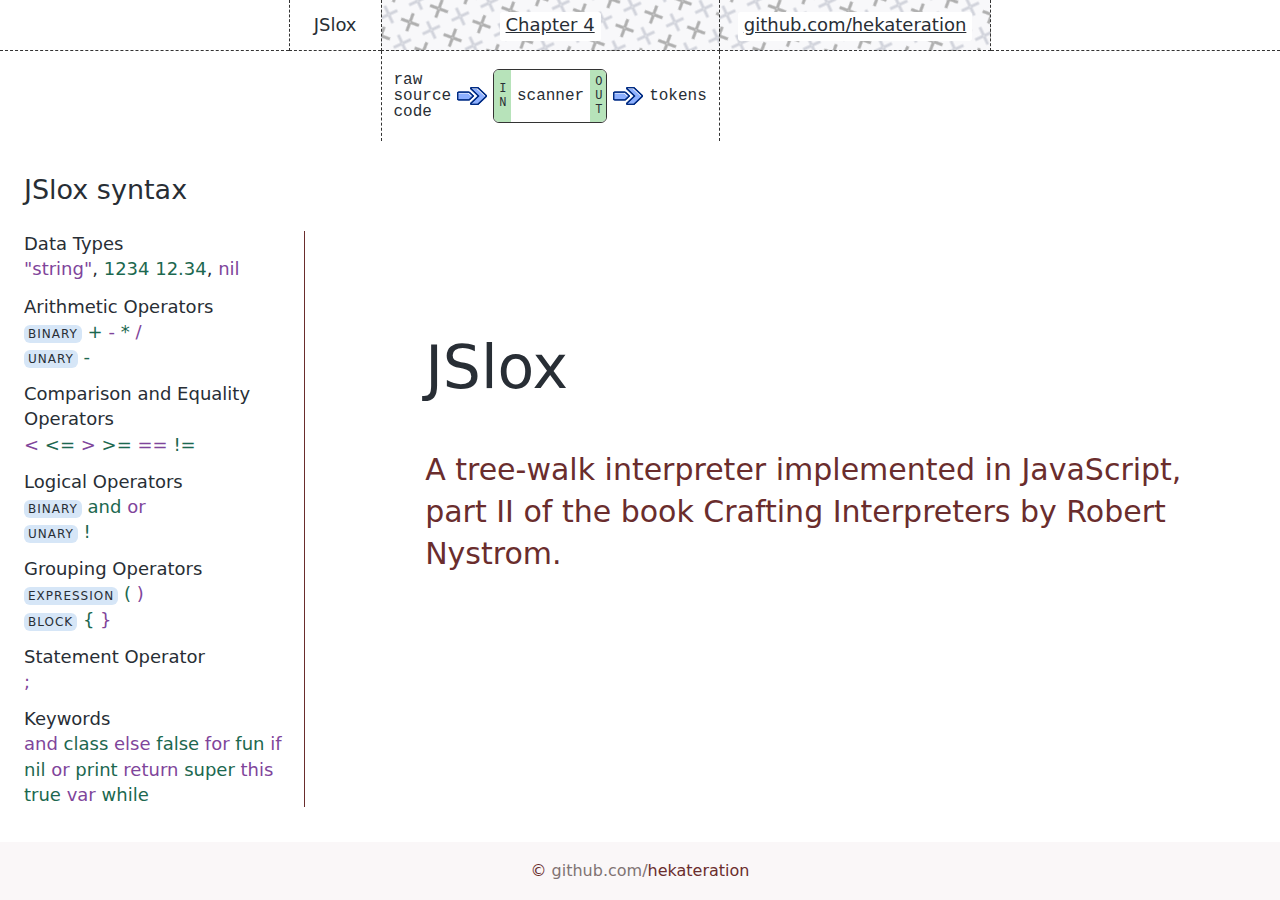
<file: index.html>
<!DOCTYPE html>
<html lang="en">
<head>
  <meta charset="utf-8">
  <title>JSlox</title>
  <link rel="icon" type="image/png" href="logo.png">

  <link rel="stylesheet" href="css/global.css">
</head>
<body>

<div class="main-menu">
  <div class="hr"></div>
  <div class="menu-item first">
    <div class="top selected"><a href="index.html">JSlox</a></div>
  </div>
  <div class="menu-item">
    <div class="top"><a href="chapters/four.html">Chapter 4</a></div>
    <div class="bot">
      <div class="text">raw <br>source <br>code</div>
      <div class="img"><svg width="30" height="30"><use href="#icon-arrow-right"></use></svg></div>
      <div class="node one">
        <div class="a">in</div>
        <div class="b">scanner</div>
        <div class="c">out</div>
      </div>
      <div class="img"><svg width="30" height="30"><use href="#icon-arrow-right"></use></svg></div>
      <div class="text">tokens</div>
    </div>
  </div>
  <div class="menu-item last">
    <div class="top"><a href="https://github.com/hekateration">github.com/hekateration</a></div>
  </div>
  <div class="hr"></div>
</div>

<div class="content">
  <div class="syntax">
    <h2>JSlox syntax</h2>
    <div class="features">
      <div class="title">Data Types</div>
      <div class="feature">
        <span>"string"</span>,
        <span>1234 12.34</span>,
        <span>nil</span>
      </div>

      <div class="title">Arithmetic Operators</div>
      <div class="feature">
        <span class="label">binary</span>
        <span>+</span>
        <span>-</span>
        <span>*</span>
        <span>/</span> <br>
        <span class="label">unary</span>
        <span>-</span>
      </div>

      <div class="title">Comparison and Equality Operators</div>
      <div class="feature">
        <span>&lt;</span>
        <span>&lt;=</span>
        <span>&gt;</span>
        <span>&gt;=</span>
        <span>==</span>
        <span>!=</span>
      </div>

      <div class="title">Logical Operators</div>
      <div class="feature">
        <span class="label">binary</span>
        <span>and</span>
        <span>or</span> <br>
        <span class="label">unary</span>
        <span>!</span>
      </div>

      <div class="title">Grouping Operators</div>
      <div class="feature">
        <span class="label">expression</span>
        <span>(</span>
        <span>)</span> <br>
        <span class="label">block</span>
        <span>{</span>
        <span>}</span>
      </div>

      <div class="title">Statement Operator</div>
      <div class="feature">
        <span>;</span>
      </div>

      <div class="title">Keywords</div>
      <div class="feature">
        <span>and</span>
        <span>class</span>
        <span>else</span>
        <span>false</span>
        <span>for</span>
        <span>fun</span>
        <span>if</span>
        <span>nil</span>
        <span>or</span>
        <span>print</span>
        <span>return</span>
        <span>super</span>
        <span>this</span>
        <span>true</span>
        <span>var</span>
        <span>while</span>
      </div>
    </div>
  </div>
  <div class="title">
    <h1>JSlox</h1>
    <p>A tree-walk interpreter implemented in JavaScript,<br>part II of the book Crafting Interpreters by Robert Nystrom.</p>
  </div>
</div>

<div class="footer">© <span class="text-muted">github.com/</span>hekateration</div>

<svg height="0" width="0" display="none">
  <symbol id="icon-arrow-right" viewBox="0 0 458.144 458.144">
    <path style="fill:#8db0ff" d="M428.171 238.526 303.494 122.291h-72.411l112.638 106.781L220.738 345.66a7.6 7.6 0 0 0-.731 1.193h93.896l114.268-108.327zM26.307 278.128h150.214c3.161 0 6.202-1.212 8.496-3.387l38.018-36.041-47.453-44.297a12.646 12.646 0 0 0-8.628-3.387H20v80.806a6.306 6.306 0 0 0 6.307 6.306z"/><path style="fill:#002c85" d="m313.903 111.291 124.241 117.781-124.241 117.781H219.48l124.241-117.781-124.242-117.781h94.424m0-20H219.48a20 20 0 0 0-13.76 34.515l108.93 103.266-108.93 103.266a20 20 0 0 0 13.76 34.515h94.423c5.12 0 10.044-1.963 13.76-5.486l124.241-117.781a20 20 0 0 0 0-29.028L327.663 96.777a20.004 20.004 0 0 0-13.76-5.486z"/><path style="fill:#002c85" d="M176.521 180.016c3.161 0 6.202 1.212 8.496 3.387l48.174 45.669-48.174 45.669a12.348 12.348 0 0 1-8.496 3.387H26.307A6.307 6.307 0 0 1 20 271.821v-85.499a6.307 6.307 0 0 1 6.307-6.307h150.214m0-19.999H26.307C11.801 160.016 0 171.817 0 186.323v85.499c0 14.506 11.801 26.307 26.307 26.307h150.214a32.22 32.22 0 0 0 22.256-8.873l48.174-45.669 15.311-14.514-15.311-14.514-48.174-45.669a32.218 32.218 0 0 0-22.256-8.874z"/><path style="fill:#002c85" d="m313.903 111.291 124.241 117.781-124.241 117.781H219.48l124.241-117.781-124.242-117.781h94.424m0-20H219.48a20 20 0 0 0-13.76 34.515l108.93 103.266-108.93 103.266a20 20 0 0 0 13.76 34.515h94.423c5.12 0 10.044-1.963 13.76-5.486l124.241-117.781a20 20 0 0 0 0-29.028L327.663 96.777a20.004 20.004 0 0 0-13.76-5.486z"/><path style="fill:#002c85" d="M176.521 180.016c3.161 0 6.202 1.212 8.496 3.387l48.174 45.669-48.174 45.669a12.348 12.348 0 0 1-8.496 3.387H26.307A6.307 6.307 0 0 1 20 271.821v-85.499a6.307 6.307 0 0 1 6.307-6.307h150.214m0-19.999H26.307C11.801 160.016 0 171.817 0 186.323v85.499c0 14.506 11.801 26.307 26.307 26.307h150.214a32.22 32.22 0 0 0 22.256-8.873l48.174-45.669 15.311-14.514-15.311-14.514-48.174-45.669a32.218 32.218 0 0 0-22.256-8.874z"/>
  </symbol>
</svg>
</body>
</html>
</file>
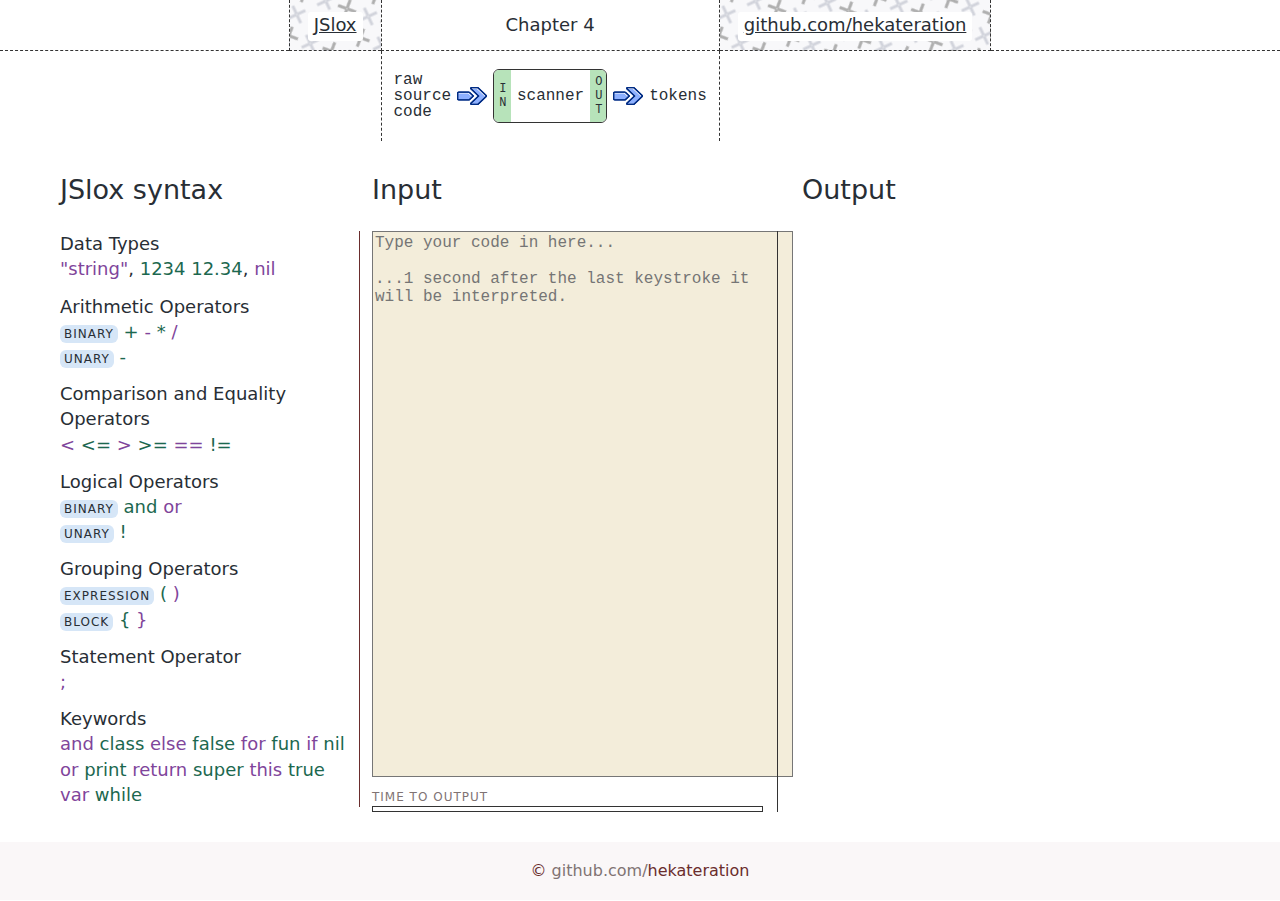
<file: chapters/four.html>
<!DOCTYPE html>
<html lang="en">
<head>
  <meta charset="utf-8">
  <title>Chapter 4 | JSlox</title>
  <link rel="icon" type="image/png" href="../logo.png">

  <link rel="stylesheet" href="../css/global.css">
</head>
<body>

<div class="main-menu">
  <div class="hr"></div>
  <div class="menu-item first">
    <div class="top"><a href="../index.html">JSlox</a></div>
  </div>
  <div class="menu-item">
    <div class="top selected"><a href="four.html">Chapter 4</a></div>
    <div class="bot">
      <div class="text">raw <br>source <br>code</div>
      <div class="img"><svg width="30" height="30"><use href="#icon-arrow-right"></use></svg></div>
      <div class="node one">
        <div class="a">in</div>
        <div class="b">scanner</div>
        <div class="c">out</div>
      </div>
      <div class="img"><svg width="30" height="30"><use href="#icon-arrow-right"></use></svg></div>
      <div class="text">tokens</div>
    </div>
  </div>
  <div class="menu-item last">
    <div class="top"><a href="https://github.com/hekateration">github.com/hekateration</a></div>
  </div>
  <div class="hr"></div>
</div>

<div class="content">
  <div class="syntax">
    <h2>JSlox syntax</h2>
    <div class="features">
      <div class="title">Data Types</div>
      <div class="feature">
        <span>"string"</span>,
        <span>1234 12.34</span>,
        <span>nil</span>
      </div>

      <div class="title">Arithmetic Operators</div>
      <div class="feature">
        <span class="label">binary</span>
        <span>+</span>
        <span>-</span>
        <span>*</span>
        <span>/</span> <br>
        <span class="label">unary</span>
        <span>-</span>
      </div>

      <div class="title">Comparison and Equality Operators</div>
      <div class="feature">
        <span>&lt;</span>
        <span>&lt;=</span>
        <span>&gt;</span>
        <span>&gt;=</span>
        <span>==</span>
        <span>!=</span>
      </div>

      <div class="title">Logical Operators</div>
      <div class="feature">
        <span class="label">binary</span>
        <span>and</span>
        <span>or</span> <br>
        <span class="label">unary</span>
        <span>!</span>
      </div>

      <div class="title">Grouping Operators</div>
      <div class="feature">
        <span class="label">expression</span>
        <span>(</span>
        <span>)</span> <br>
        <span class="label">block</span>
        <span>{</span>
        <span>}</span>
      </div>

      <div class="title">Statement Operator</div>
      <div class="feature">
        <span>;</span>
      </div>

      <div class="title">Keywords</div>
      <div class="feature">
        <span>and</span>
        <span>class</span>
        <span>else</span>
        <span>false</span>
        <span>for</span>
        <span>fun</span>
        <span>if</span>
        <span>nil</span>
        <span>or</span>
        <span>print</span>
        <span>return</span>
        <span>super</span>
        <span>this</span>
        <span>true</span>
        <span>var</span>
        <span>while</span>
      </div>
    </div>
  </div>

  <div class="input">
    <h2>Input</h2>
    <div class="domain-source-code">
      <textarea id="source-code" cols="40" rows="30" placeholder="Type your code in here...

...1 second after the last keystroke it will be interpreted."></textarea>

      <div class="title">Time to output</div>
      <div class="timer"><div id="progress-bar" class="bar"></div></div>
    </div>
  </div>

  <div class="output">
    <h2>Output</h2>
    <div id="output-lines"></div>
  </div>
</div>

<div class="footer">© <span class="text-muted">github.com/</span>hekateration</div>

<script src="../js/io.js"></script>
<script src="../js/chapter-04/token-type.js"></script>
<script src="../js/chapter-04/token.js"></script>
<script src="../js/chapter-04/scanner.js"></script>
<script src="../js/chapter-04/lox.js"></script>

<svg height="0" width="0" display="none">
  <symbol id="icon-arrow-right" viewBox="0 0 458.144 458.144">
    <path style="fill:#8db0ff" d="M428.171 238.526 303.494 122.291h-72.411l112.638 106.781L220.738 345.66a7.6 7.6 0 0 0-.731 1.193h93.896l114.268-108.327zM26.307 278.128h150.214c3.161 0 6.202-1.212 8.496-3.387l38.018-36.041-47.453-44.297a12.646 12.646 0 0 0-8.628-3.387H20v80.806a6.306 6.306 0 0 0 6.307 6.306z"/><path style="fill:#002c85" d="m313.903 111.291 124.241 117.781-124.241 117.781H219.48l124.241-117.781-124.242-117.781h94.424m0-20H219.48a20 20 0 0 0-13.76 34.515l108.93 103.266-108.93 103.266a20 20 0 0 0 13.76 34.515h94.423c5.12 0 10.044-1.963 13.76-5.486l124.241-117.781a20 20 0 0 0 0-29.028L327.663 96.777a20.004 20.004 0 0 0-13.76-5.486z"/><path style="fill:#002c85" d="M176.521 180.016c3.161 0 6.202 1.212 8.496 3.387l48.174 45.669-48.174 45.669a12.348 12.348 0 0 1-8.496 3.387H26.307A6.307 6.307 0 0 1 20 271.821v-85.499a6.307 6.307 0 0 1 6.307-6.307h150.214m0-19.999H26.307C11.801 160.016 0 171.817 0 186.323v85.499c0 14.506 11.801 26.307 26.307 26.307h150.214a32.22 32.22 0 0 0 22.256-8.873l48.174-45.669 15.311-14.514-15.311-14.514-48.174-45.669a32.218 32.218 0 0 0-22.256-8.874z"/><path style="fill:#002c85" d="m313.903 111.291 124.241 117.781-124.241 117.781H219.48l124.241-117.781-124.242-117.781h94.424m0-20H219.48a20 20 0 0 0-13.76 34.515l108.93 103.266-108.93 103.266a20 20 0 0 0 13.76 34.515h94.423c5.12 0 10.044-1.963 13.76-5.486l124.241-117.781a20 20 0 0 0 0-29.028L327.663 96.777a20.004 20.004 0 0 0-13.76-5.486z"/><path style="fill:#002c85" d="M176.521 180.016c3.161 0 6.202 1.212 8.496 3.387l48.174 45.669-48.174 45.669a12.348 12.348 0 0 1-8.496 3.387H26.307A6.307 6.307 0 0 1 20 271.821v-85.499a6.307 6.307 0 0 1 6.307-6.307h150.214m0-19.999H26.307C11.801 160.016 0 171.817 0 186.323v85.499c0 14.506 11.801 26.307 26.307 26.307h150.214a32.22 32.22 0 0 0 22.256-8.873l48.174-45.669 15.311-14.514-15.311-14.514-48.174-45.669a32.218 32.218 0 0 0-22.256-8.874z"/>
  </symbol>
</svg>
</body>
</html>
</file>
<file: css/global.css>
*:before, *, *:after
{
  box-sizing: border-box;
}

:root
{
  --text-primary: #282e35;
  --text-secondary: #6a2d2d;
  --text-tertiary: #807373;
  --text-regular: system-ui, -apple-system, "Segoe UI", Roboto, "Helvetica Neue", "Noto Sans", "Liberation Sans", Arial, sans-serif, "Apple Color Emoji", "Segoe UI Emoji", "Segoe UI Symbol", "Noto Color Emoji";
  --text-monospace: SFMono-Regular, Menlo, Monaco, Consolas, "Liberation Mono", "Courier New", monospace;
}

html
{
  height: 100%;
}

body
{
  display: flex;
  flex-direction: column;
  height: 100%;
  margin: 0;
  color: var(--text-primary);
  font-family: var(--text-regular);
  font-size: 18px;
  line-height: 1.4;
}

h1, h2
{
  font-weight: 400;
}

h1, h2, p, pre
{
  margin-top: 0;
}

.main-menu
{
  display: flex;
  align-items: flex-start;
}
.main-menu .hr
{
  flex: 1;
  margin-top: 50px;
  border-bottom: 1px dashed #333;
}
.menu-item .top
{
  border: 1px dashed #333;
  border-top: none;
  line-height: 50px;
  text-align: center;
}
.menu-item.first .top
{
  padding: 0 24px;
  border-right: none;
}
.menu-item.last .top
{
  padding: 0 24px;
  border-left: none;
}
.menu-item .top:not(.selected)
{
  background-image: url("data:image/svg+xml,<svg id='patternId' width='100%' height='100%' xmlns='http://www.w3.org/2000/svg'><defs><pattern id='a' patternUnits='userSpaceOnUse' width='32' height='32' patternTransform='scale(1) rotate(65)'><rect x='0' y='0' width='100%' height='100%' fill='hsla(240,16.7%,97.6%,1)'/><path d='M37.657 10.343l-4.243 4.243m-2.828 2.828l-4.243 4.243m11.314 0l-4.243-4.243m-2.828-2.828l-4.243-4.243m-20.686 0l-4.243 4.243m-2.828 2.828l-4.243 4.243m11.314 0l-4.243-4.243m-2.828-2.828l-4.243-4.243'  stroke-linecap='square' stroke-width='3' stroke='hsla(0,0%,68.6%,1)' fill='none'/><path d='M16-8v6m0 4v6m8-8h-6m-4 0H8m8 24v6m0 4v6m8-8h-6m-4 0H8'  stroke-linecap='square' stroke-width='3' stroke='hsla(228,12.5%,84.3%,1)' fill='none'/></pattern></defs><rect width='800%' height='800%' transform='translate(0,0)' fill='url(%23a)'/></svg>");
}
.menu-item .top a
{
  position: relative;
  z-index: 10;
  display: inline-block;
  color: var(--text-primary);
}
.menu-item .top a:before
{
  content: '';
  position: absolute;
  right: 0;
  bottom: 12px;
  left: 0;
  height: 1px;
  background-color: #333;
  opacity: 0;
  transition: height .3s ease;
}
.menu-item .top a:hover:before
{
  opacity: 1;
  height: 3px;
}
.menu-item .top a:after
{
  content: '';
  position: absolute;
  top: 12px;
  right: -6px;
  bottom: 9px;
  left: -6px;
  z-index: -1;
  border-radius: 3px;
  background-color: #fff;
}
.menu-item .top.selected a
{
  text-decoration: none;
  pointer-events: none;
}
.menu-item .bot
{
  display: flex;
  align-items: center;
  height: 90px;
  padding: 0 12px;
  border-left: 1px dashed #333;
  border-right: 1px dashed #333;
  font-family: var(--text-monospace);
  font-size: 16px;
}
.menu-item .bot .text
{
  line-height: 1;
}
.menu-item .bot > .img
{
  height: 30px;
  margin: 0 6px;
}
.menu-item .bot .node
{
  display: flex;
  height: 54px;
  border: 1px solid #333;
  border-radius: 6px;
  text-align: center;
  overflow: hidden;
}
.menu-item .bot .node.one
{
  width: 114px;
}
.menu-item .bot .node .a, .menu-item .bot .node .c
{
  writing-mode: vertical-rl;
  text-orientation: upright;
  text-transform: uppercase;
  font-size: 12px;
  background-color: #b7e3ba;
}
.menu-item .bot .node .b
{
  padding: 0 6px;
  line-height: 52px;
}

.content
{
  display: flex;
  justify-content: center;
  margin-top: 30px;
  padding: 0 24px;
}
.content > .title
{
  margin: 154px 0 0 120px;
}
.content > .title h1
{
  font-size: 60px;
}
.content > .title p
{
  margin-bottom: 0;
  color: var(--text-secondary);
  font-size: 30px;
}

.syntax
{
  width: 300px;
}
.input, .output
{
  width: 430px;
  padding: 0 12px;
}
.syntax .chapter:nth-child(1)
{
  height: 302px;
  padding: 0 12px 0 0;
  border-bottom: 1px dashed var(--text-secondary);
  color: var(--text-secondary);
  line-height: 301px;
  font-size: 14px;
  text-transform: uppercase;
}
.syntax .features
{
  padding-right: 12px;
  border-right: 1px solid var(--text-secondary);
}
.syntax .features .title:not(:first-child)
{
  margin-top: 12px;
}
.syntax .features .feature span:not(.label):nth-child(odd)
{
  color: #7f459b;
}
.syntax .features .feature span:not(.label):nth-child(even)
{
  color: #1c684f;
}
.syntax .features .feature span.label
{
  text-transform: uppercase;
  font-size: 12px;
  letter-spacing: 1px;
  background-color: rgba(169, 203, 239, 0.48);
  padding: 2px 4px;
  border-radius: 6px;
}

.flex
{
  display: flex;
}

.text-muted
{
  color: var(--text-tertiary);
}

.footer
{
  margin-top: auto;
  padding: 18px 0;
  background-color: rgba(235, 223, 225, 0.24);
  color: var(--text-secondary);
  font-size: 16px;
  text-align: center;
}

.input #source-code
{
  position: relative;
  background-color: #f3edda;
  font-size: 16px;
  outline: none;
  resize: none;
}
.input .domain-source-code
{
  position: relative;
}
.input .domain-source-code:after
{
  content: '';
  position: absolute;
  top: 0;
  right: 0;
  bottom: 0;
  border-right: 1px solid #333;
}
.input .timer
{
  position: relative;
  height: 6px;
  margin-right: 15px;
  border: 1px solid #333;
  overflow: hidden;
}
.input .timer .bar
{
  height: 4px;
  background-color: #b7e3ba;
  transform: translate3d(-100%, 0, 0);
}
.input .timer .bar.animate
{
  animation: progress-bar .9s linear forwards;
}
@keyframes progress-bar
{
  to { transform: translate3d(0, 0, 0); }
}
.input .title
{
  margin-top: 6px;
  color: var(--text-tertiary);
  font-size: 12px;
  letter-spacing: 1px;
  text-transform: uppercase;
}

.output #output-lines
{
  position: relative;
  height: 578px;
  overflow: scroll;
}
.output #output-lines div:nth-child(odd)
{
  background-color: #edf9f6;
}
</file>
